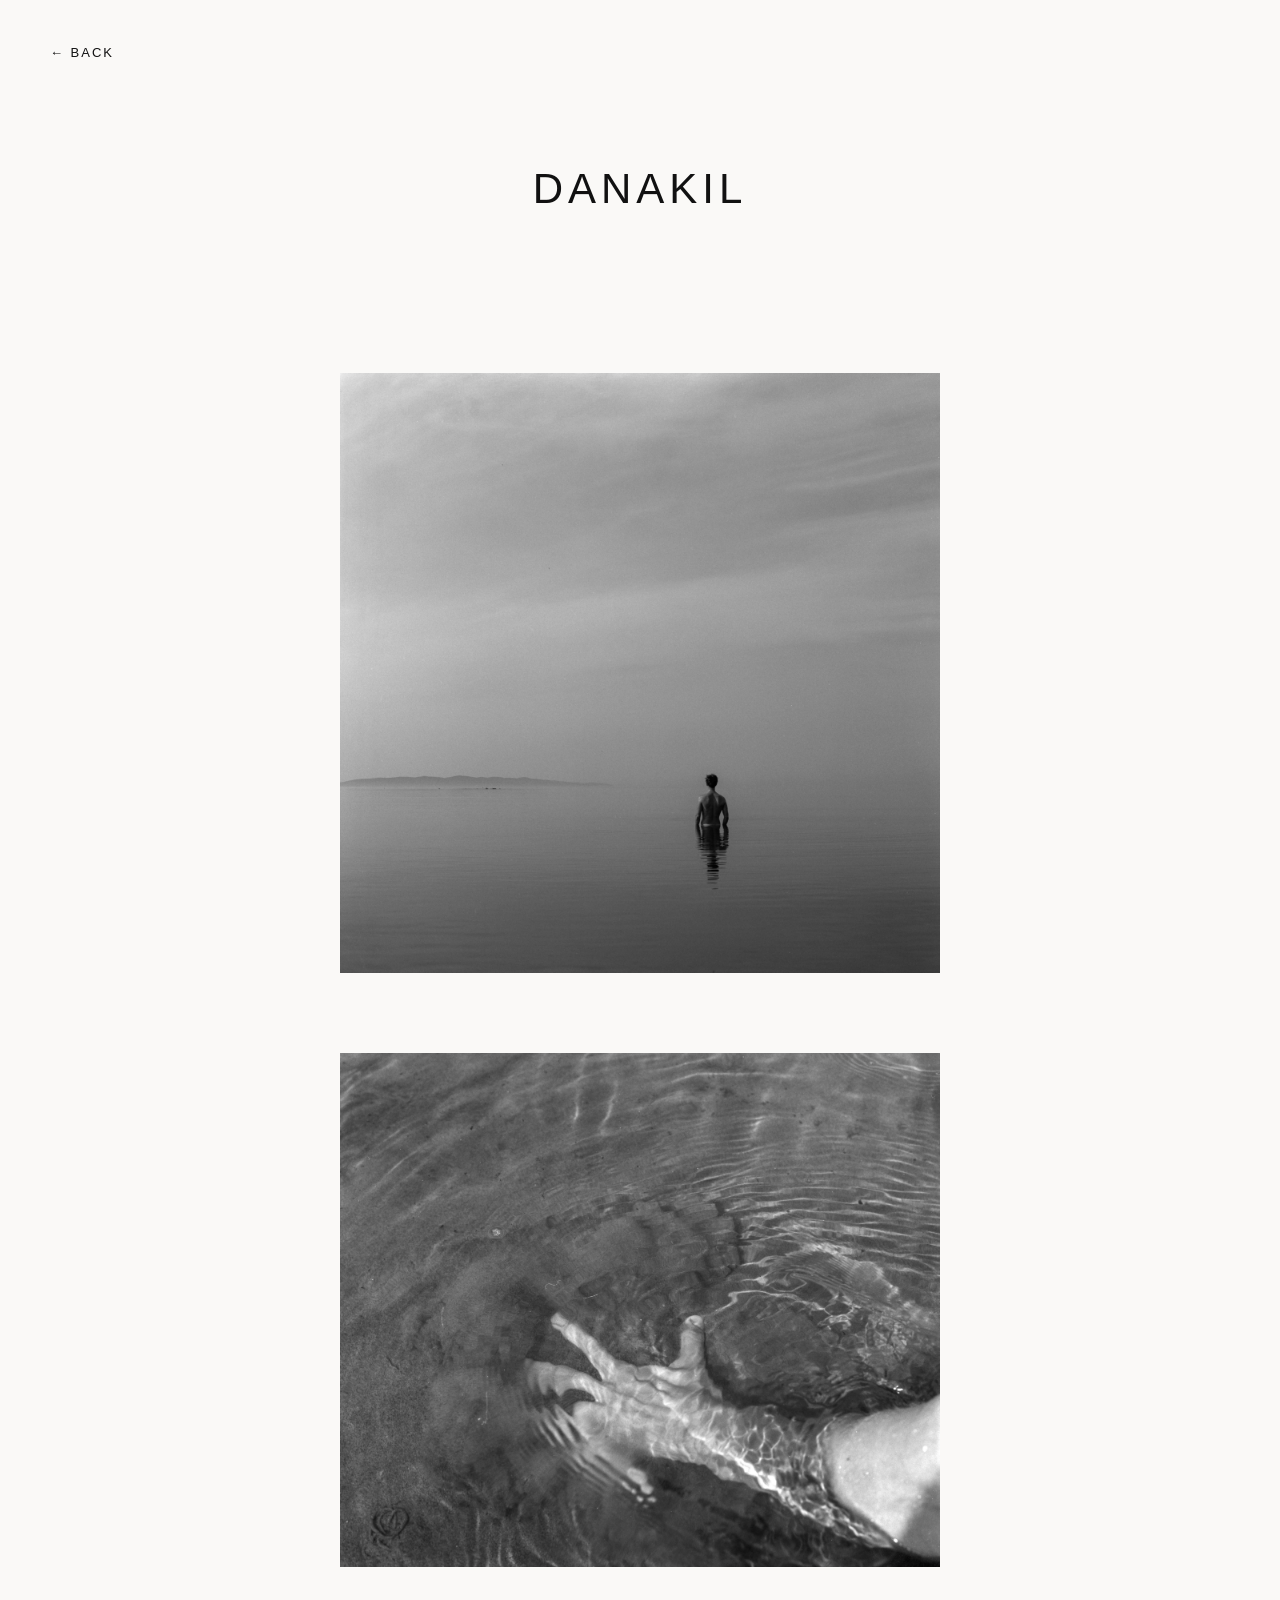
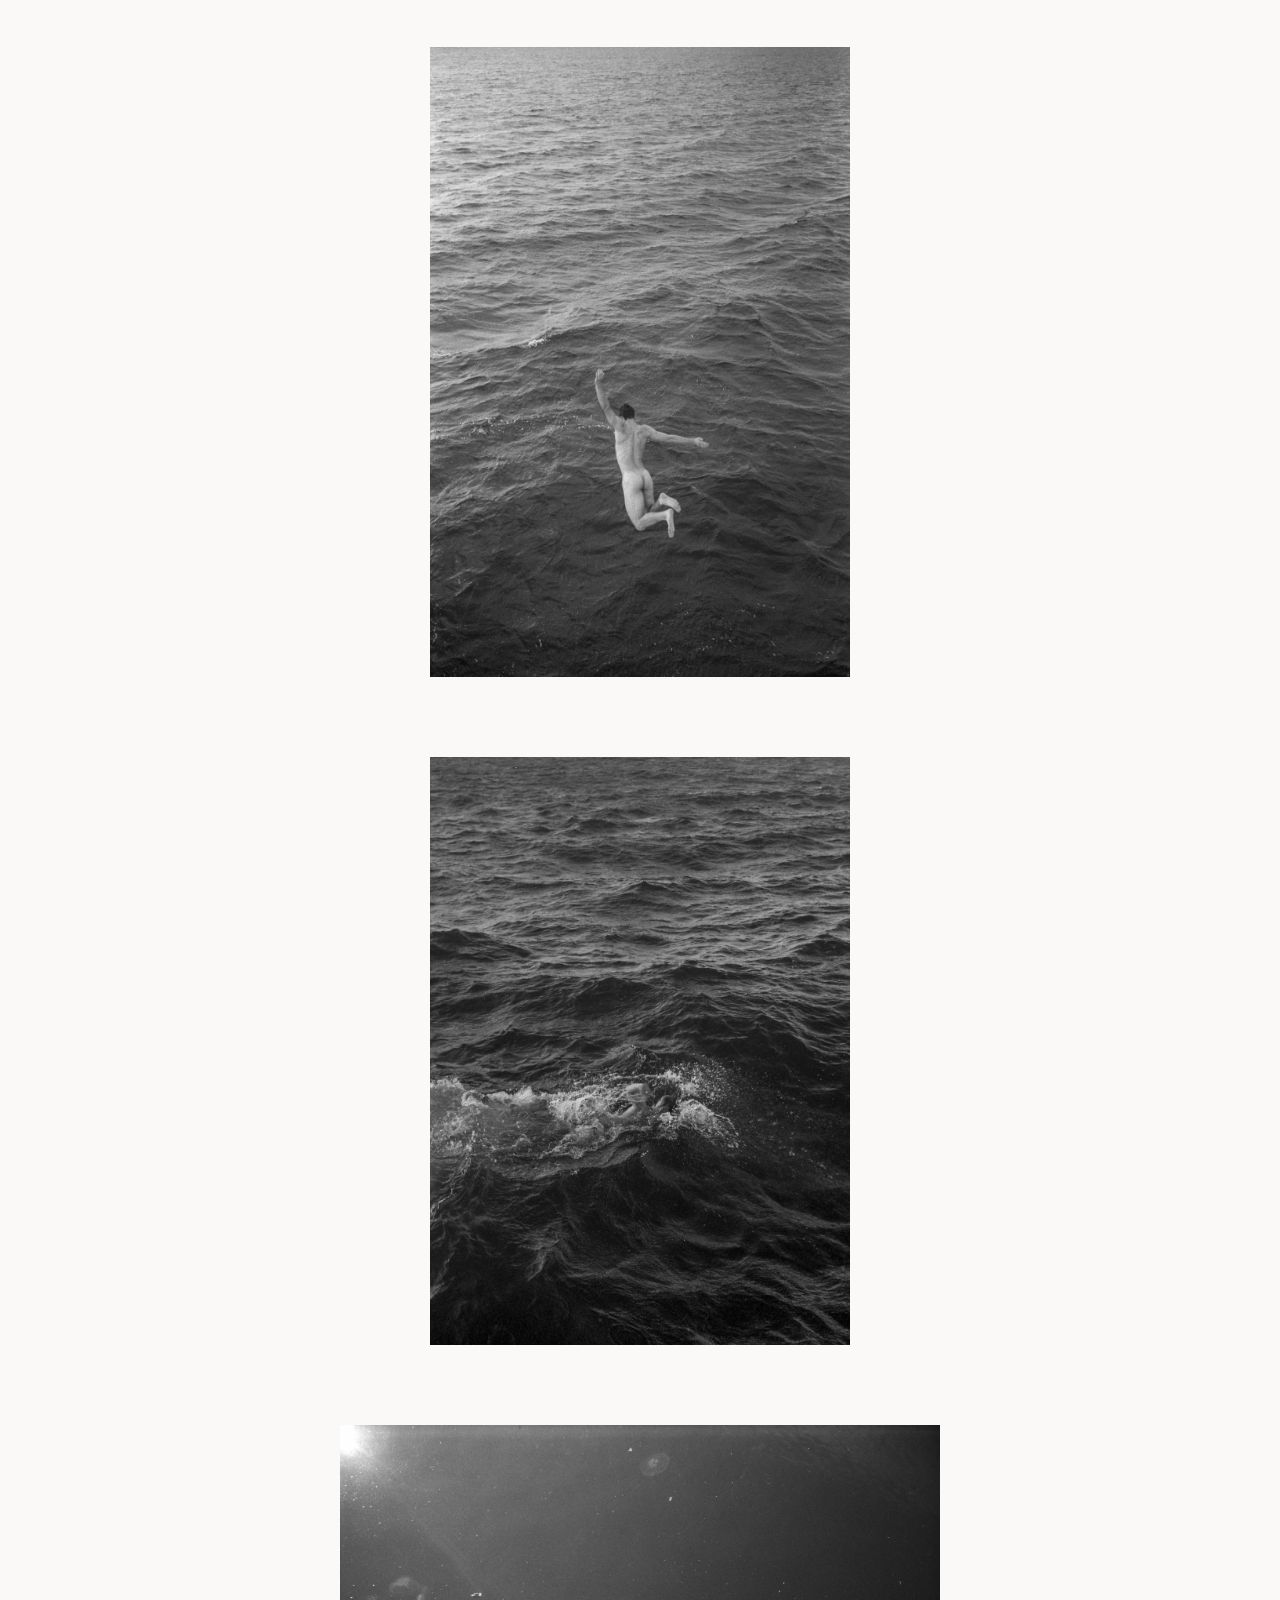
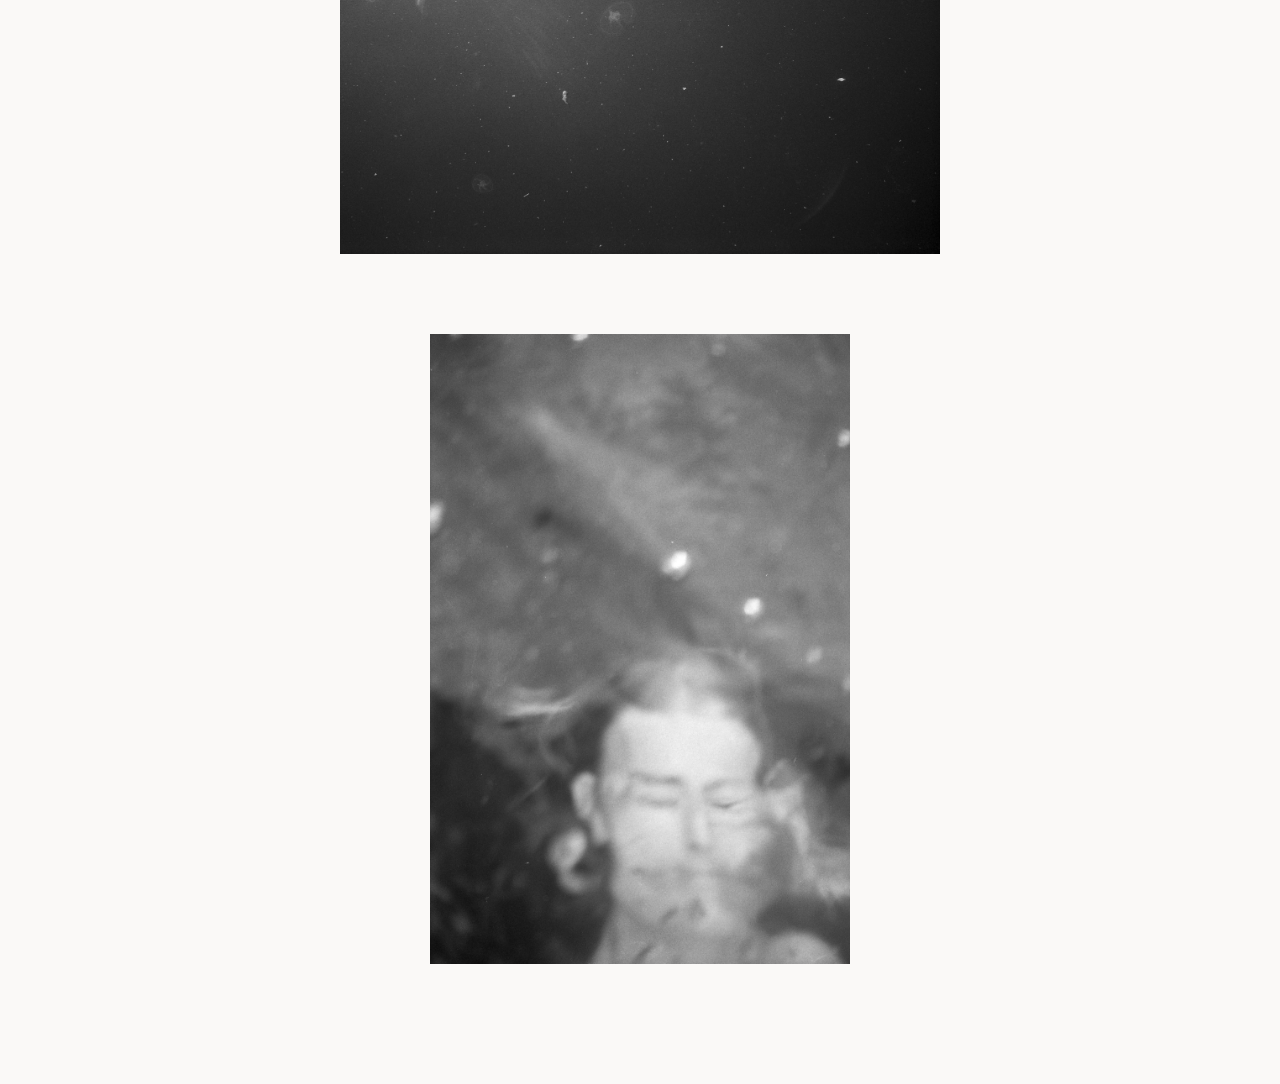
<file: project1.html>
<!DOCTYPE html>
<html lang="sv">
<head>
  <meta charset="UTF-8">
  <meta name="viewport" content="width=device-width, initial-scale=1.0">
  <title>Project 01</title>
  <link rel="stylesheet" href="style.css">
</head>

<body>

<a class="back" href="index.html">← Back</a>

<h1 class="project-title">DANAKIL</h1>

<div class="project-page">

  <img src="images/project1/img-01.jpg">
  <img src="images/project1/img-02.jpg">
  <img class="portrait" src="images/project1/img-03.jpg">
  <img class="portrait" src="images/project1/img-04.jpg">
  <img src="images/project1/img-05.jpg">
  <img class="portrait" src="images/project1/img-06.jpg">

</div>

</body>
</html>
</file>
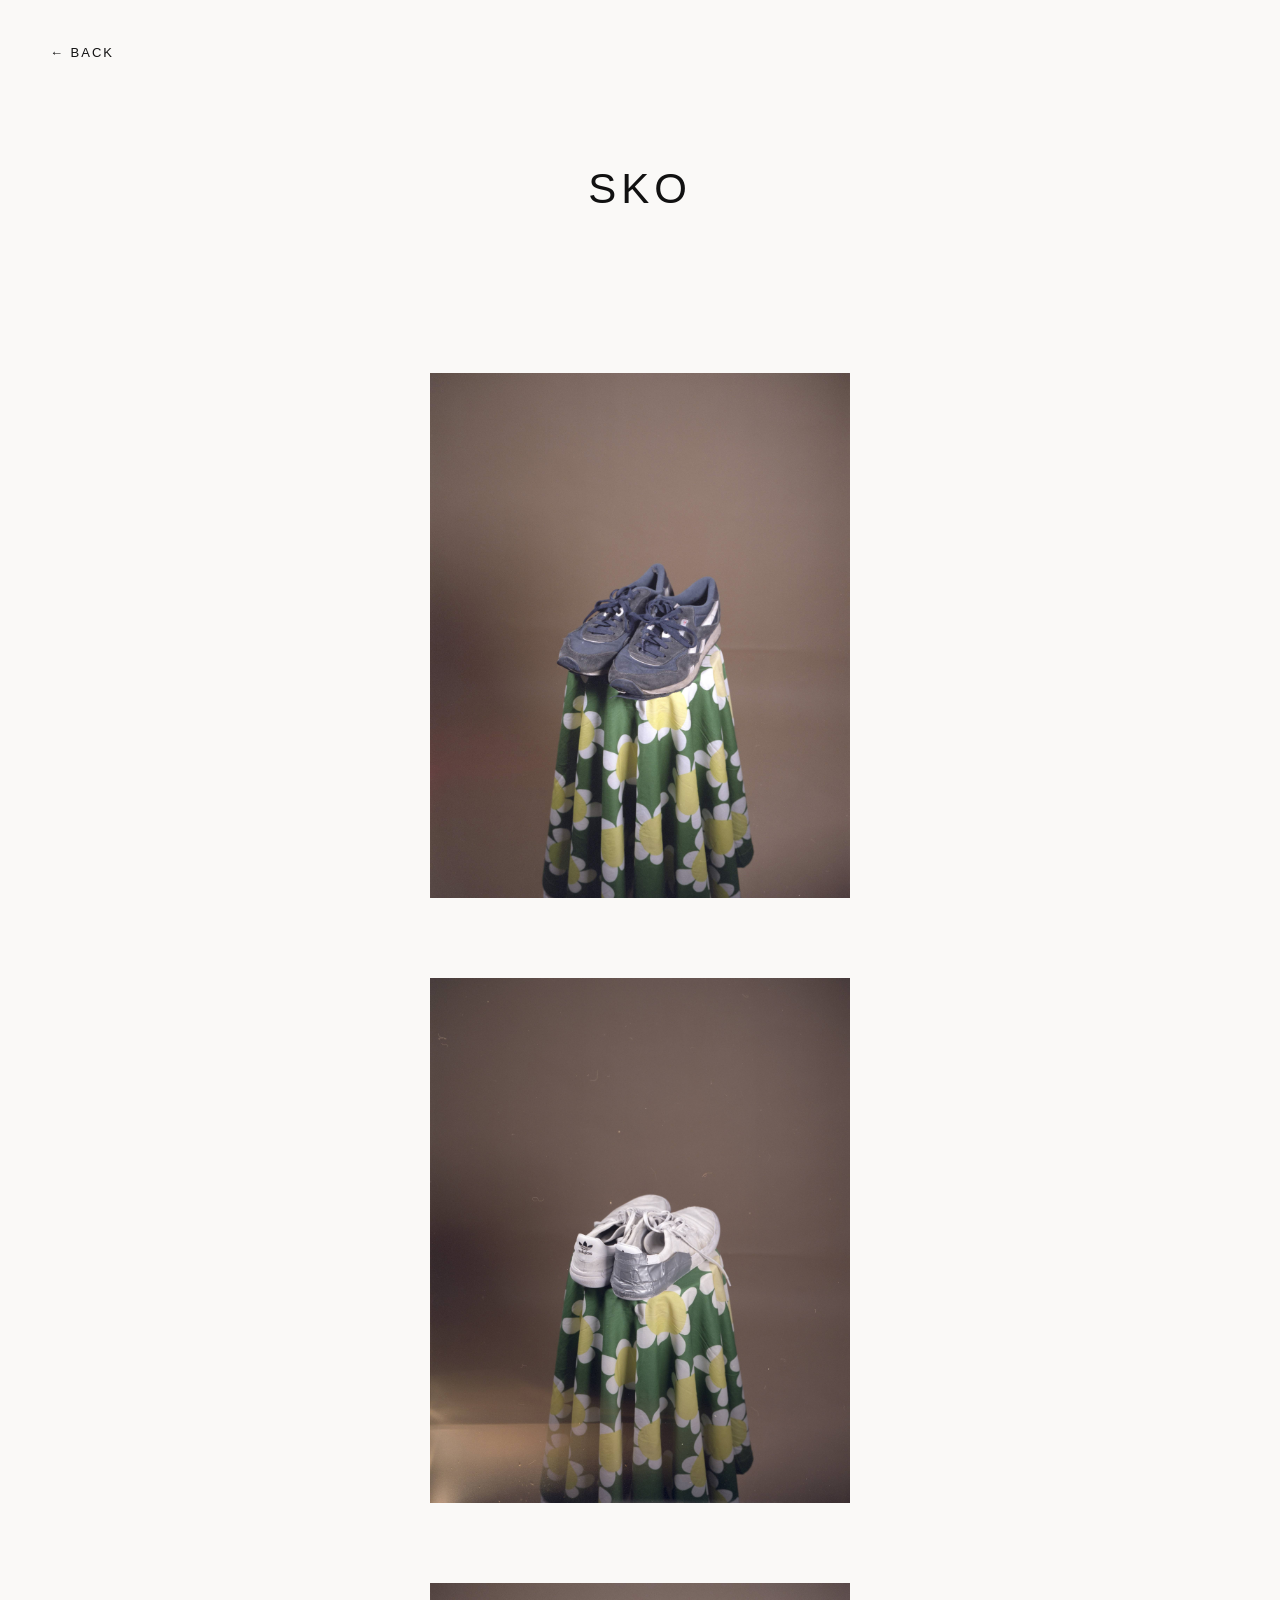
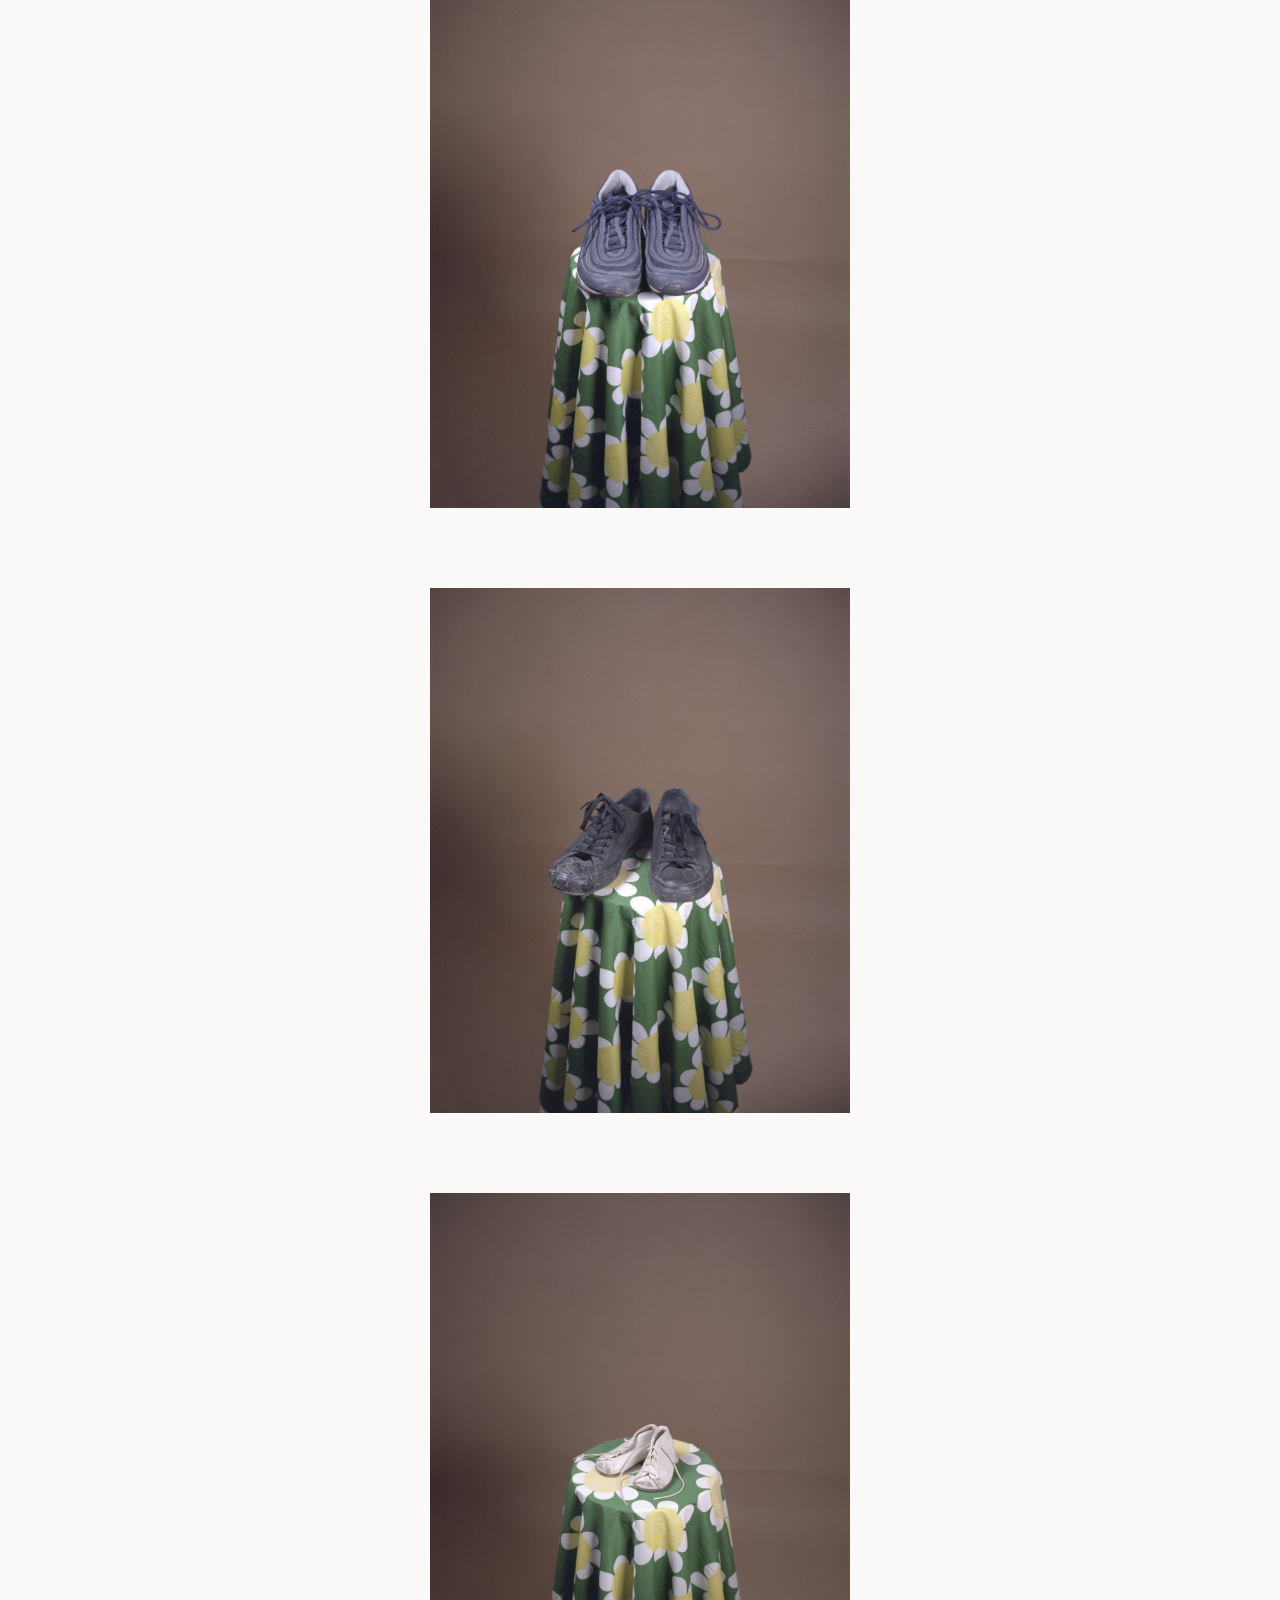
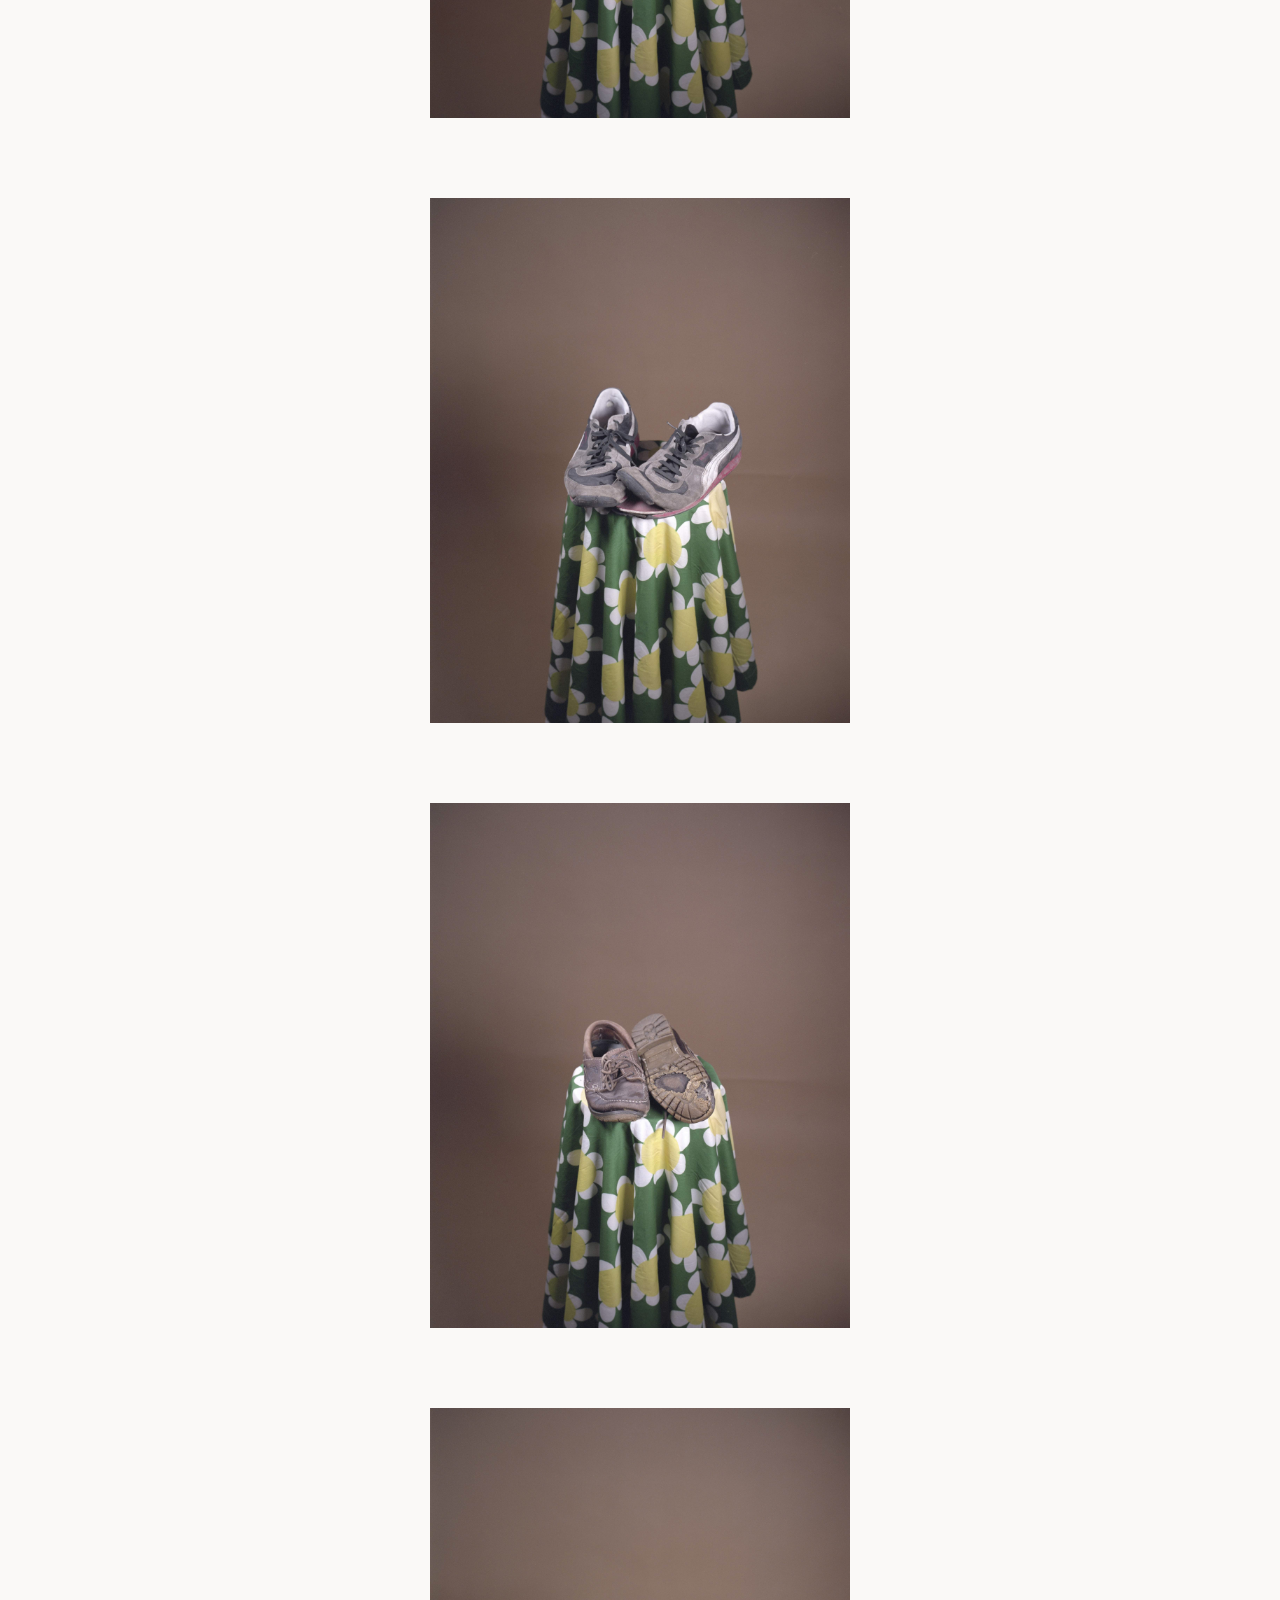
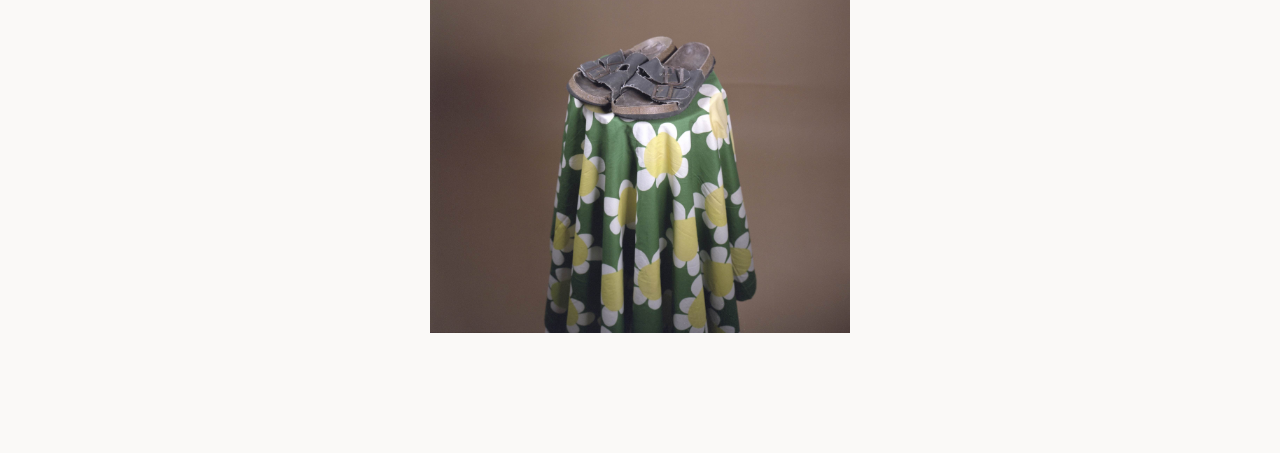
<file: project3.html>
<!DOCTYPE html>
<html lang="sv">
<head>
  <meta charset="UTF-8">
  <meta name="viewport" content="width=device-width, initial-scale=1.0">
  <title>Project 03</title>
  <link rel="stylesheet" href="style.css">
</head>

<body>

<a class="back" href="index.html">← Back</a>

<h1 class="project-title">SKO</h1>

<div class="project-page">

  <img class="portrait"src="images/project3/img-01.jpg">
  <img class="portrait"src="images/project3/img-02.jpg">
  <img class="portrait"src="images/project3/img-03.jpg">
  <img class="portrait"src="images/project3/img-04.jpg">
  <img class="portrait"src="images/project3/img-05.jpg">
  <img class="portrait"src="images/project3/img-06.jpg">
  <img class="portrait"src="images/project3/img-07.jpg">
  <img class="portrait"src="images/project3/img-08.jpg">

</div>

</body>
</html>
</file>
<file: style.css>
/* =========================
   GLOBAL
========================= */

* {
  margin: 0;
  padding: 0;
  box-sizing: border-box;
}

body {
  background: #faf9f7;
  color: #111;
  font-family: Helvetica, Arial, sans-serif;
}

img {
  display: block;
  max-width: 100%;
}

/* =========================
   HEADER
========================= */

.header {
  display: flex;
  justify-content: space-between;
  align-items: center;
  padding: 70px 50px 50px;
  font-size: 18px;
  letter-spacing: 4px;
  font-weight: 400;
}

.logo {
  color: #111;
}

.projects-link {
  color: #111;
  text-decoration: none;
  font-size: 13px;
  letter-spacing: 2px;
  text-transform: uppercase;
  transition: opacity .3s ease;
}

.projects-link:hover {
  opacity: .5;
}

html {
  scroll-behavior: smooth;
}

/* =========================
   HERO (9 images - editorial wall)
========================= */

.hero {
  padding: 40px 50px 300px;
}

.hero img {
  height: auto;
  margin-bottom: 150px;
}

/* ROW 1 */
.hero img:nth-child(1) { width: 44%; margin-left: 0; }
.hero img:nth-child(2) { width: 36%; margin-left: 62%; }
.hero img:nth-child(3) { width: 46%; margin-left: 18%; }

/* ROW 2 */
.hero img:nth-child(4) { width: 28%; margin-left: 38%; }
.hero img:nth-child(5) { width: 30%; margin-left: 8%; }
.hero img:nth-child(6) { width: 42%; margin-left: 55%; }

/* ROW 3 */
.hero img:nth-child(7) { width: 55%; margin-left: 12%; }
.hero img:nth-child(8) { width: 36%; margin-left: 45%; }
.hero img:nth-child(9) { width: 38%; margin-left: 5%; }

/* =========================
   PROJECTS (INDEX)
========================= */

.projects {
  display: grid;
  grid-template-columns: repeat(3, 1fr);
  gap: 90px;
  padding: 0 50px 150px;
  align-items: start;
}

/* ta bort all tidigare asymmetri */
.project:nth-child(n) {
  transform: none;
}

/* PROJECT CARD */
.project {
  text-decoration: none;
  color: inherit;
}

.mini {
  display: flex;
  flex-direction: column;
  gap: 4px;
  width: 70px;   
  margin: 0 auto;
}

.mini img {
  width: 100%;
  display: block;
  opacity: 0.9;
}

/* TITLE */
.title {
  margin-top: 14px;
  font-size: 11px;
  letter-spacing: 2px;
  text-transform: uppercase;
}

/* =========================
   PROJECT PAGE
========================= */

.project-page {
  max-width: 650px;
  margin: 0 auto;
  padding: 60px 25px 120px;
}

.project-page img {
  width: 100%;
  display: block;
  margin-bottom: 80px;
}

.project-page img.portrait {
  max-width: 420px;
  margin-left: auto;
  margin-right: auto;
  display: block;
}

/* sista bilden utan extra space */
.project-page img:last-child {
  margin-bottom: 0;
}

/* =========================
   BACK LINK
========================= */

.back {
  display: inline-block;
  margin: 45px 50px;
  text-decoration: none;
  color: #111;
  font-size: 13px;
  letter-spacing: 2px;
  text-transform: uppercase;
}

/* =========================
   PROJECT TITLE
========================= */

.project-title {
  text-align: center;
  font-size: 42px;
  letter-spacing: 5px;
  text-transform: uppercase;
  font-weight: 300;
  margin: 60px 0 100px;
}

/* =========================
   TABLET
========================= */

@media (max-width: 1100px) {

  .projects {
    grid-template-columns: 1fr 1fr;
    gap: 70px;
  }

  .hero img {
    width: 70% !important;
    margin-left: 0 !important;
  }
}

/* =========================
   MOBILE
========================= */

@media (max-width: 700px) {

  .header {
    padding: 40px 25px;
    font-size: 16px;
    letter-spacing: 3px;
  }


  .hero {
  padding: 0 25px 120px;
}

.hero img {
  width: 75% !important;
  margin-bottom: 80px;
  height: auto;
}

.hero img:nth-child(odd) {
  margin-left: 0 !important;
}

.hero img:nth-child(even) {
  margin-left: auto !important;
  margin-right: 0 !important;
}

  /* PROJECTS - behåller mini-känslan */
  .projects {
    grid-template-columns: 1fr;
    gap: 70px;
    padding: 0 25px 100px;
  }

  .mini {
    width: 90px; /* 🔥 inte för stora på mobil */
    margin: 0 auto;
    gap: 5px;
  }

  .title {
    font-size: 11px;
    text-align: center;
  }

  /* PROJECT PAGES - samma känsla som desktop */
  .project-page {
    max-width: 100%;
    padding: 40px 20px 100px;
  }

  .project-page img {
    margin-bottom: 60px;
  }

  /* portrait fortfarande mindre */
  .project-page img.portrait {
    max-width: 75%;
  }

  .back {
    margin: 25px 20px;
  }
}
</file>
